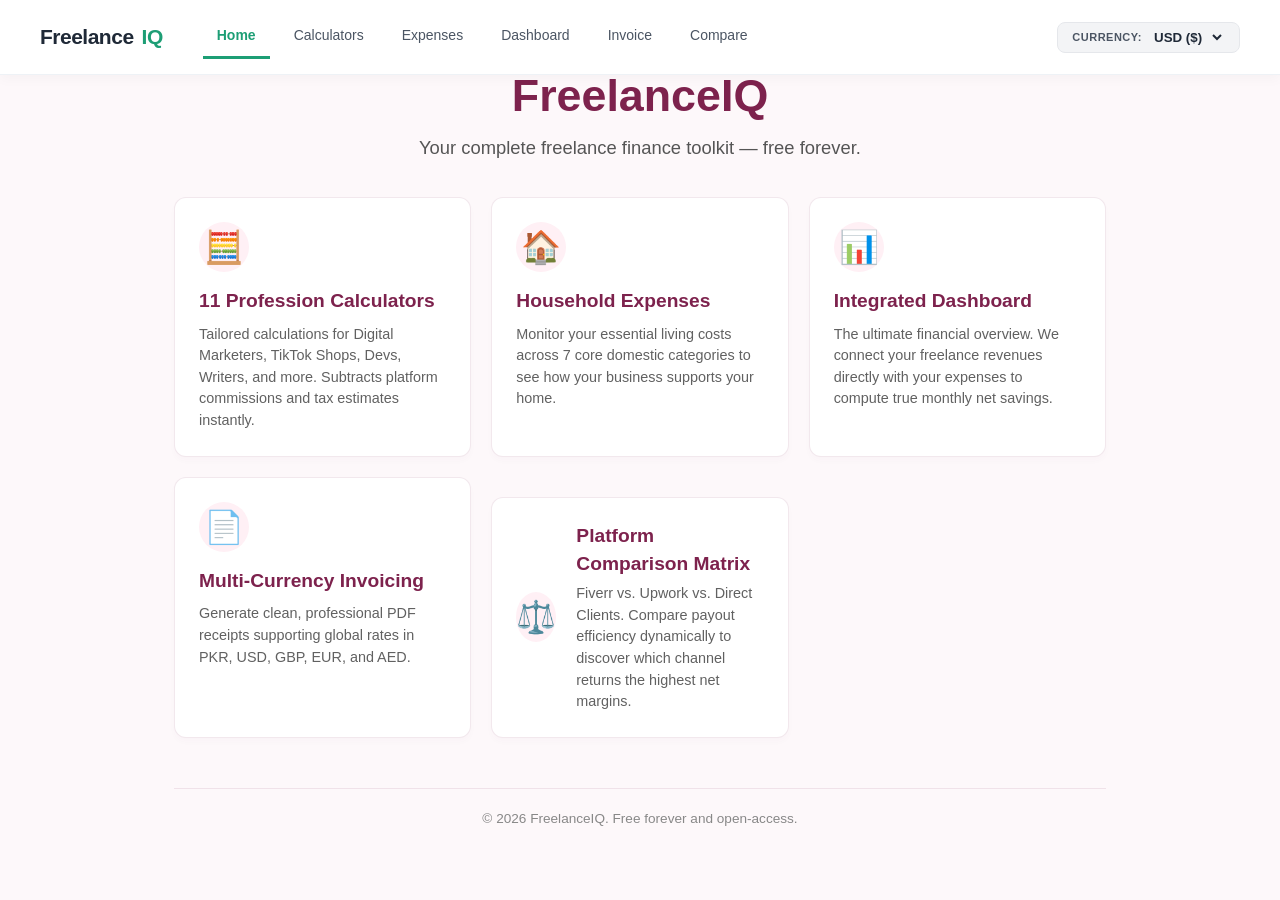
<file: index.html>
<!DOCTYPE html>
<html>
<head>
    <meta charset="UTF-8">
    <meta name="viewport" content="width=device-width, initial-scale=1.0">
    <title>FreelanceIQ</title>
</head>
<body>

<script>
    window.location.href = "html/home.html";
</script>

</body>
</html>
</file>
<file: style.css>
/* =====================================================
   SECTION 1: RESET
   Removes default browser styles so every browser
   looks the same. Always put this at the very top.
===================================================== */
* {
  box-sizing: border-box;
  margin: 0;
  padding: 0;
}

body {
  font-family: 'Segoe UI', Arial, sans-serif;
  background-color: #f4f6f8;
  color: #222222;
  font-size: 14px;
  line-height: 1.5;
  padding-top: 75px; /* Offset for fixed navbar */
}


/* =====================================================
   SECTION 2: NAVBAR
   The top navigation bar — appears on ALL 6 pages.
   Stabilized with a fixed height and horizontal scroll container to prevent wrapping.
===================================================== */
.navbar {
  background-color: #ffffff;
  border-bottom: 1px solid #eef2f6;
  display: flex;
  align-items: center;
  justify-content: space-between; 
  padding: 0 40px;
  flex-wrap: nowrap;
  position: fixed;
  top: 0;
  left: 0;
  width: 100%;
  height: 75px;
  z-index: 1000;
  box-shadow: 0 4px 12px rgba(0, 0, 0, 0.03);
  transition: all 0.3s ease;
}

.nav-left {
  display: flex;
  align-items: center;
  gap: 20px;
  overflow-x: auto;
  white-space: nowrap;
  flex-grow: 1;
  scrollbar-width: none;
  -webkit-overflow-scrolling: touch;
}

.nav-left::-webkit-scrollbar {
  display: none;
}

.nav-links {
  display: flex;
  gap: 10px;
  align-items: center;
}

.brand {
  font-size: 21px;
  font-weight: 700;
  color: #1f2937;
  padding: 16px 0;
  margin-right: 20px;
  text-decoration: none;
  display: flex;
  align-items: center;
  gap: 8px;
  letter-spacing: -0.5px;
  flex-shrink: 0;
}

.brand span {
  color: #1D9E75;
}

.tab {
  padding: 10px 14px;
  cursor: pointer;
  color: #4b5563;
  font-size: 14px;
  font-weight: 500;
  border-bottom: 3px solid transparent;
  transition: all 0.2s ease;
  white-space: nowrap;
  text-decoration: none;
  display: inline-block;
}

.tab:hover {
  color: #111111;
}

.tab.active {
  color: #1D9E75;
  border-bottom-color: #1D9E75;
  font-weight: 600;
}

/* Premium Navigation Currency Selector Dropdown Wrapper Node */
.currency-nav-wrap {
  font-size: 13px;
  font-weight: 500;
  display: flex;
  align-items: center;
  gap: 8px;
  background-color: #f3f4f6;
  padding: 6px 14px;
  border-radius: 8px;
  border: 1px solid #e5e7eb;
  transition: border-color 0.2s ease;
  flex-shrink: 0;
}

.currency-nav-wrap:hover {
  border-color: #d1d5db;
}

.currency-nav-wrap span,
.currency-label {
  color: #4b5563;
  font-size: 11px;
  font-weight: 600;
  text-transform: uppercase;
  letter-spacing: 0.5px;
}

#globalCurrencySelect {
  background: transparent;
  border: none;
  font-weight: 700;
  color: #1f2937;
  cursor: pointer;
  outline: none;
  font-variant-numeric: tabular-nums;
}

#globalCurrencySelect option {
  background-color: #ffffff !important;
  color: #1f2937 !important;
}


/* =====================================================
   SECTION 3: PAGE WRAPPER / CONTAINER
   Centers content and adds padding on all pages.
===================================================== */
.page-wrap,
.container {
  padding: 32px 24px;
  max-width: 980px;
  margin: 0 auto;
  width: 100%;
}

.page-title,
h2 {
  font-size: 24px;
  font-weight: 700;
  color: #111111;
  margin-bottom: 6px;
}

.page-sub,
.subtitle {
  font-size: 13px;
  color: #777777;
  margin-bottom: 28px;
}


/* =====================================================
   SECTION 4: CARDS
   White rounded boxes used everywhere.
===================================================== */
.card,
.calculator-card {
  background-color: #ffffff;
  border: 1px solid #e8e8e8;
  border-radius: 14px;
  padding: 22px;
  margin-bottom: 20px;
  box-shadow: 0 1px 6px rgba(0, 0, 0, 0.05);
}

.card-title,
.calculator-header {
  font-size: 15px;
  font-weight: 700;
  color: #111111;
  margin-bottom: 18px;
  border-bottom: 1px solid #ececec;
  padding-bottom: 12px;
}


/* =====================================================
   SECTION 5: GRID LAYOUTS
===================================================== */
.grid-2,
.grid-layout {
  display: grid;
  grid-template-columns: 1.2fr 1fr;
  gap: 20px;
}

.grid-3 {
  display: grid;
  grid-template-columns: 1fr 1fr 1fr;
  gap: 16px;
}


/* =====================================================
   SECTION 6: FORM FIELDS & CONTROLS
   Supports both static and dynamic form field nodes perfectly.
===================================================== */
.field,
.form-group {
  margin-bottom: 16px;
}

.field label,
.form-group label {
  display: block;
  font-size: 12px;
  color: #666666;
  margin-bottom: 6px;
  font-weight: 500;
}

.field input,
.field select,
.form-group input,
.form-control {
  width: 100%;
  padding: 10px 12px;
  border: 1px solid #dddddd;
  border-radius: 9px;
  font-size: 13px;
  color: #222222;
  background-color: #ffffff;
  transition: border-color 0.2s;
  box-sizing: border-box;
}

.field input:focus,
.field select:focus,
.form-group input:focus,
.form-control:focus {
  outline: none;
  border-color: #1D9E75;
  box-shadow: 0 0 0 3px rgba(29, 158, 117, 0.1);
  background-color: #ffffff;
}


/* =====================================================
   SECTION 7: BUTTONS
===================================================== */
.btn {
  background-color: #1D9E75;
  color: #ffffff;
  border: none;
  padding: 12px 24px;
  border-radius: 9px;
  font-size: 14px;
  font-weight: 600;
  cursor: pointer;
  width: 100%;
  margin-top: 10px;
  transition: background-color 0.2s, transform 0.1s;
}

.btn:hover {
  background-color: #0F6E56;
}

.btn:active {
  transform: scale(0.98);
}


/* =====================================================
   SECTION 8: RESULT BOX & PANELS
===================================================== */
.result-box,
.results-panel {
  background-color: #f8faf9;
  border: 1px solid #d8ede6;
  border-radius: 12px;
  padding: 20px;
  display: flex;
  flex-direction: column;
  justify-content: space-between;
}

.result-row {
  display: flex;
  justify-content: space-between;
  align-items: center;
  padding: 9px 0;
  border-bottom: 1px solid #ececec;
  font-size: 13px;
  color: #666666;
}

.result-row:last-child,
.result-row.total {
  border-bottom: none;
  font-weight: 700;
  font-size: 16px;
  padding-top: 14px;
  color: #222222;
}

.result-row .lbl {
  color: #666666;
}

.text-success {
  color: #1D9E75 !important;
}


/* =====================================================
   SECTION 9: PROFESSION BUTTONS & CATEGORIES
   Used in: calculator.html
===================================================== */
.prof-grid,
.categories {
  display: grid;
  grid-template-columns: repeat(auto-fill, minmax(130px, 1fr));
  gap: 8px;
  margin-bottom: 24px;
}

.prof-btn,
.category-btn {
  background-color: #f4f6f8;
  border: 1px solid #e0e0e0;
  border-radius: 9px;
  padding: 11px 8px;
  font-size: 12px;
  color: #555555;
  cursor: pointer;
  text-align: center;
  transition: all 0.15s;
  font-weight: 500;
}

.prof-btn:hover,
.category-btn:hover {
  background-color: #eaf5f1;
  color: #0F6E56;
  border-color: #a8dcc8;
}

.prof-btn.active,
.category-btn.active {
  background-color: #e1f5ee;
  color: #0F6E56;
  border-color: #5DCAA5;
  font-weight: 700;
}


/* =====================================================
   SECTION 10: METRIC CARDS
   Used in: dashboard.html
===================================================== */
.metric-grid {
  display: grid;
  grid-template-columns: repeat(auto-fill, minmax(160px, 1fr));
  gap: 14px;
  margin-bottom: 20px;
}

.metric {
  background-color: #f4f6f8;
  border-radius: 12px;
  padding: 18px;
}

.metric .m-label {
  font-size: 12px;
  color: #888888;
  margin-bottom: 8px;
  font-weight: 500;
}

.metric .m-value {
  font-size: 22px;
  font-weight: 700;
  color: #222222;
}

.metric .m-value.green { color: #1D9E75; }
.metric .m-value.red   { color: #D85A30; }


/* =====================================================
   SECTION 11: EXPENSE INPUT ROWS
   Used in: expenses.html
===================================================== */
.exp-row {
  display: flex;
  align-items: center;
  gap: 12px;
  margin-bottom: 10px;
}

.exp-label {
  font-size: 13px;
  color: #555555;
  width: 160px;
  flex-shrink: 0;
  font-weight: 500;
}

.exp-input {
  flex: 1;
  padding: 9px 11px;
  border: 1px solid #dddddd;
  border-radius: 8px;
  font-size: 13px;
  color: #222222;
  background-color: #ffffff;
  transition: border-color 0.2s;
}

.exp-input:focus {
  outline: none;
  border-color: #1D9E75;
  box-shadow: 0 0 0 3px rgba(29, 158, 117, 0.1);
}


/* =====================================================
   SECTION 12: INVOICE PREVIEW
   Used in: invoice.html
===================================================== */
.invoice-box {
  background-color: #ffffff;
  border: 1px solid #e0e0e0;
  border-radius: 14px;
  padding: 30px;
  overflow-x: auto;
}

.inv-head {
  display: flex;
  justify-content: space-between;
  align-items: flex-start;
  margin-bottom: 24px;
  padding-bottom: 20px;
  border-bottom: 2px solid #f0f0f0;
}

.inv-brand {
  font-size: 28px;
  font-weight: 800;
  color: #1D9E75;
  letter-spacing: 2px;
}

.inv-table {
  width: 100%;
  border-collapse: collapse;
  font-size: 13px;
  margin: 16px 0;
}

.inv-table th {
  text-align: left;
  font-size: 11px;
  color: #999999;
  padding: 7px 0;
  border-bottom: 1px solid #eeeeee;
  font-weight: 600;
  text-transform: uppercase;
  letter-spacing: 0.5px;
}

.inv-table td {
  padding: 11px 0;
  border-bottom: 1px solid #f5f5f5;
  color: #333333;
}

.inv-total {
  text-align: right;
  font-size: 20px;
  font-weight: 700;
  color: #1D9E75;
  margin-top: 14px;
  padding-top: 14px;
  border-top: 2px solid #e0ede8;
}


/* =====================================================
   SECTION 13: PLATFORM COMPARISON CARDS
   Used in: compare.html
===================================================== */
.compare-card {
  background-color: #ffffff;
  border: 1px solid #e0e0e0;
  border-radius: 14px;
  padding: 24px;
  text-align: center;
  transition: border-color 0.2s;
}

.compare-card.best {
  border: 2px solid #1D9E75;
  box-shadow: 0 0 0 4px rgba(29, 158, 117, 0.08);
}

.compare-card .c-name {
  font-size: 17px;
  font-weight: 700;
  color: #222222;
  margin-bottom: 4px;
}

.compare-card .c-fee {
  font-size: 12px;
  color: #999999;
  margin-bottom: 18px;
}

.compare-card .c-net {
  font-size: 26px;
  font-weight: 700;
  color: #1D9E75;
}

.compare-card .c-lost {
  font-size: 12px;
  color: #D85A30;
  margin-top: 6px;
}

.best-badge {
  display: inline-block;
  background-color: #e1f5ee;
  color: #0F6E56;
  font-size: 11px;
  font-weight: 700;
  padding: 4px 14px;
  border-radius: 20px;
  margin-bottom: 12px;
}


/* =====================================================
   SECTION 14: HOME PAGE FEATURE CARDS
   Used in: home.html
===================================================== */
.feat-card {
  background-color: #ffffff;
  border: 1px solid #e8e8e8;
  border-radius: 14px;
  padding: 22px;
  cursor: pointer;
  transition: border-color 0.2s, box-shadow 0.2s;
  text-decoration: none;
  color: inherit;
  display: block;
}

.feat-card:hover {
  border-color: #1D9E75;
  box-shadow: 0 4px 16px rgba(29, 158, 117, 0.12);
}

.feat-icon  { font-size: 26px; margin-bottom: 10px; }
.feat-title { font-size: 15px; font-weight: 700; margin-bottom: 6px; color: #111111; }
.feat-desc  { font-size: 13px; color: #666666; line-height: 1.6; }


/* =====================================================
   SECTION 15: UTILITY CLASSES
===================================================== */
.hidden      { display: none !important; }
.text-green  { color: #1D9E75; }
.text-red    { color: #D85A30; }
.text-center { text-align: center; }
.bold        { font-weight: 700; }
.helper-text { font-size: 12px; color: #888888; margin-top: 8px; }

/* Custom print media directives */
@media print {
  .navbar, .btn, #download-btn, .card, .page-title, .page-sub { 
    display: none !important; 
  }
  .grid-2,
  .grid-layout {
    display: block !important;
    width: 100% !important;
  }
  body, .page-wrap, .container {
    background: #fff !important;
    padding: 0 !important;
    margin: 0 !important;
  }
  #invoice-preview {
    border: none !important;
    box-shadow: none !important;
    padding: 0 !important;
    margin: 0 !important;
    width: 100% !important;
    display: block !important;
  }
}

/* =====================================================
   SECTION 16: DYNAMIC INVOICE LINE ITEMS 
   Appends cleanly to manage row spacing and item states
===================================================== */
.invoice-item-row {
  border: 1px solid #e8e8e8;
  border-radius: 9px;
  padding: 14px;
  margin-bottom: 12px;
  background-color: #fdfdfd;
  box-shadow: inset 0 1px 2px rgba(0, 0, 0, 0.01);
  transition: all 0.2s ease;
}

.invoice-item-row:hover {
  border-color: #d0d0d0;
  background-color: #ffffff;
}

.invoice-item-row .remove-item-btn {
  background-color: #f3f4f6;
  color: #4b5563;
  border: 1px solid #e5e7eb;
  padding: 6px 12px;
  border-radius: 6px;
  cursor: pointer;
  font-size: 11px;
  font-weight: 600;
  transition: all 0.15s ease;
  margin-top: 12px;
  display: inline-flex;
  align-items: center;
  gap: 6px;
}

.invoice-item-row .remove-item-btn:hover {
  background-color: #fee2e2;
  color: #dc2626;
  border-color: #fca5a5;
}

.msg-limit {
  color: #d97706;
  font-size: 12px;
  font-weight: 600;
  margin-top: 8px;
  display: block;
}

#p-invoice-items-body td {
  word-break: break-word;
}
/* =====================================================
   SECTION 17: FORM RESTRICTION & VALIDATION STYLES
===================================================== */
.field-error-msg {
  display: none;
  color: #dc2626;
  font-size: 11px;
  font-weight: 600;
  margin-top: 4px;
}

.input-error {
  border-color: #dc2626 !important;
  box-shadow: 0 0 0 3px rgba(220, 38, 38, 0.1) !important;
}

/* =====================================================
   SECTION 18: RESPONSIVE MEDIA QUERIES (MOBILE & TABLET)
===================================================== */
@media screen and (max-width: 900px) {
  .navbar {
    padding: 0 20px;
    height: 70px;
  }
  body {
    padding-top: 70px;
  }
  .page-wrap,
  .container {
    padding: 24px 16px;
  }
  .grid-2,
  .grid-layout {
    grid-template-columns: 1fr;
    gap: 16px;
  }
  .grid-3 {
    grid-template-columns: 1fr;
    gap: 14px;
  }
}

@media screen and (max-width: 600px) {
  .navbar {
    padding: 0 12px;
    height: 64px;
  }
  body {
    padding-top: 64px;
  }
  .brand {
    font-size: 18px;
    margin-right: 12px;
  }
  .nav-left {
    gap: 12px;
  }
  .tab {
    padding: 8px 10px;
    font-size: 13px;
  }
  .currency-nav-wrap {
    padding: 4px 8px;
    font-size: 11px;
    gap: 4px;
  }
  .currency-label {
    display: none;
  }
  .page-wrap,
  .container {
    padding: 18px 12px;
  }
  .card,
  .calculator-card,
  .invoice-box {
    padding: 16px;
    border-radius: 10px;
  }
  .page-title,
  h2 {
    font-size: 20px;
  }
  .page-sub,
  .subtitle {
    margin-bottom: 18px;
    font-size: 12px;
  }
  .categories {
    grid-template-columns: repeat(auto-fill, minmax(105px, 1fr));
    gap: 6px;
  }
  .category-btn {
    padding: 8px 6px;
    font-size: 11px;
  }
  .metric-grid {
    grid-template-columns: 1fr 1fr;
    gap: 10px;
  }
  .metric {
    padding: 12px;
  }
  .metric .m-value {
    font-size: 18px;
  }
  .exp-row {
    flex-direction: column;
    align-items: flex-start;
    gap: 6px;
    margin-bottom: 14px;
  }
  .exp-label {
    width: 100%;
    font-size: 12px;
  }
  .exp-input {
    width: 100%;
  }
  .inv-table th, 
  .inv-table td {
    padding: 8px 4px;
    font-size: 12px;
  }
}
</file>
